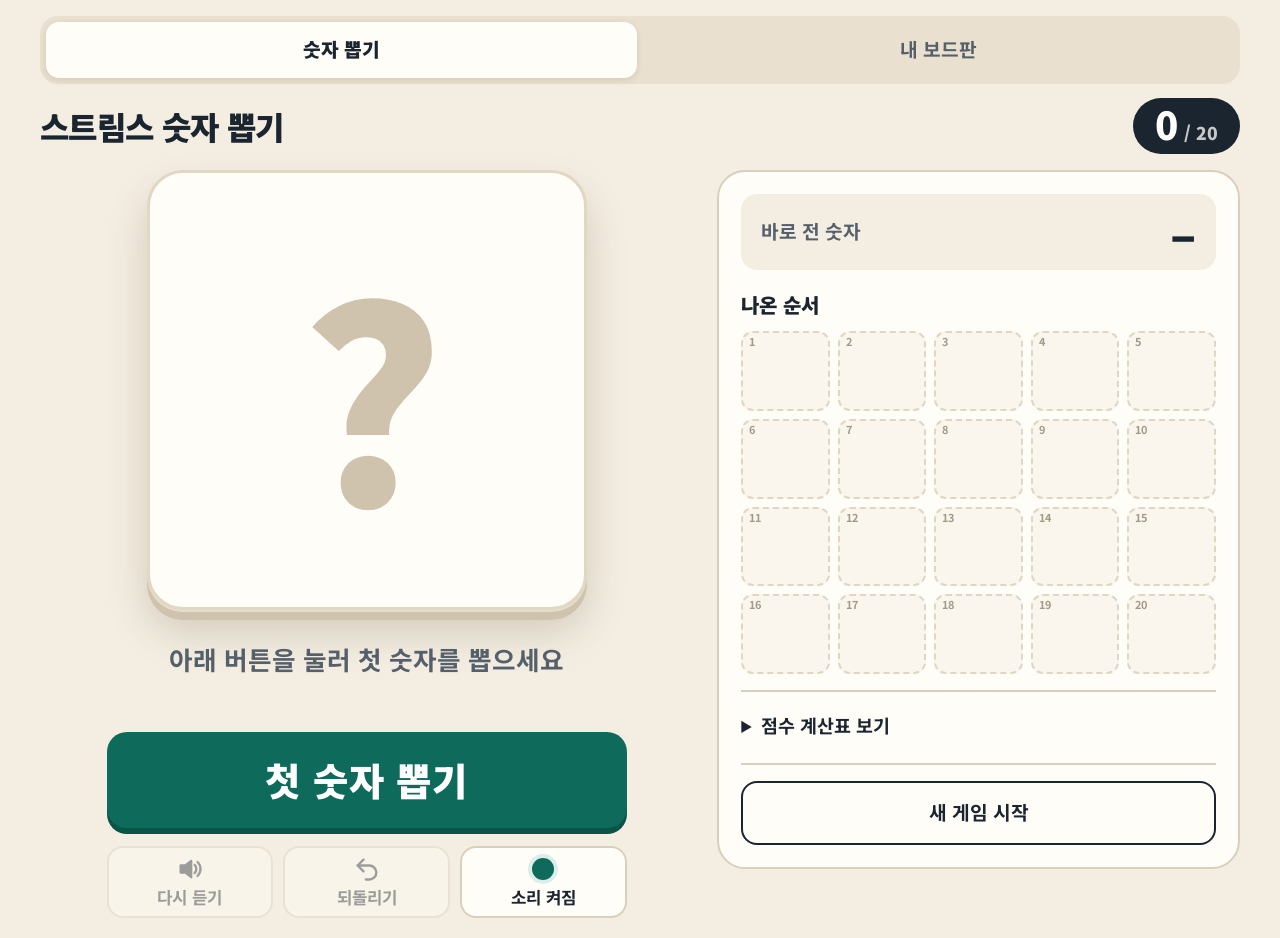
<file: index.html>
<!doctype html>
<html lang="ko">
<head>
  <meta charset="utf-8">
  <meta name="viewport" content="width=device-width, initial-scale=1, viewport-fit=cover">
  <title>스트림스 숫자 뽑기</title>
  <meta name="description" content="스트림스 보드게임 숫자 타일을 대신 뽑아주는 큰 글씨 웹앱">
  <meta name="theme-color" content="#F4EEE2">
  <link rel="icon" href="favicon.svg" type="image/svg+xml">
  <link rel="preconnect" href="https://fonts.googleapis.com">
  <link rel="preconnect" href="https://fonts.gstatic.com" crossorigin>
  <link href="https://fonts.googleapis.com/css2?family=Noto+Sans+KR:wght@500;700;900&display=swap" rel="stylesheet">
  <link rel="stylesheet" href="style.css">
</head>
<body>
  <nav class="tabs" aria-label="화면 이동">
    <a href="./" aria-current="page">숫자 뽑기</a>
    <a href="board.html">내 보드판</a>
  </nav>

  <header class="top">
    <h1>스트림스 숫자 뽑기</h1>
    <div class="round" aria-label="진행 상황">
      <span id="roundNow">0</span><span class="round-of">/ 20</span>
    </div>
  </header>

  <main class="stage">
    <section class="draw" aria-label="숫자 뽑기">
      <div id="tile" class="tile is-empty" role="status" aria-live="assertive">
        <span id="tileValue">?</span>
      </div>
      <p id="caption" class="caption">아래 버튼을 눌러 첫 숫자를 뽑으세요</p>

      <button id="drawBtn" class="btn-draw" type="button">숫자 뽑기</button>

      <div class="tools">
        <button id="speakBtn" class="btn-tool" type="button">
          <svg viewBox="0 0 24 24" aria-hidden="true"><path d="M4 9v6h4l5 4V5L8 9H4z"/><path d="M16 8.5a5 5 0 0 1 0 7M18.5 6a8.5 8.5 0 0 1 0 12" fill="none"/></svg>
          다시 듣기
        </button>
        <button id="undoBtn" class="btn-tool" type="button">
          <svg viewBox="0 0 24 24" aria-hidden="true"><path d="M9 14 4 9l5-5" fill="none"/><path d="M4 9h10a6 6 0 0 1 0 12h-3" fill="none"/></svg>
          되돌리기
        </button>
        <button id="voiceBtn" class="btn-tool" type="button" aria-pressed="true">
          <span class="dot" aria-hidden="true"></span>
          <span id="voiceLabel">소리 켜짐</span>
        </button>
      </div>
    </section>

    <aside class="side" aria-label="뽑은 숫자 기록">
      <div class="prev">
        <span class="prev-label">바로 전 숫자</span>
        <strong id="prevValue" class="prev-value">–</strong>
      </div>

      <h2>나온 순서</h2>
      <ol id="slots" class="slots"></ol>

      <details class="score">
        <summary>점수 계산표 보기</summary>
        <table>
          <thead><tr><th>이어진 칸</th><th>점수</th><th>이어진 칸</th><th>점수</th></tr></thead>
          <tbody id="scoreBody"></tbody>
        </table>
      </details>

      <div class="new-game">
        <button id="newBtn" class="btn-new" type="button">새 게임 시작</button>
        <div id="confirmNew" class="confirm" hidden>
          <p>지금 게임을 지우고 새로 시작할까요?</p>
          <div class="confirm-row">
            <button id="confirmYes" class="btn-yes" type="button">네, 새로 시작</button>
            <button id="confirmNo" class="btn-no" type="button">아니요</button>
          </div>
        </div>
      </div>
    </aside>
  </main>

  <script src="app.js"></script>
</body>
</html>
</file>
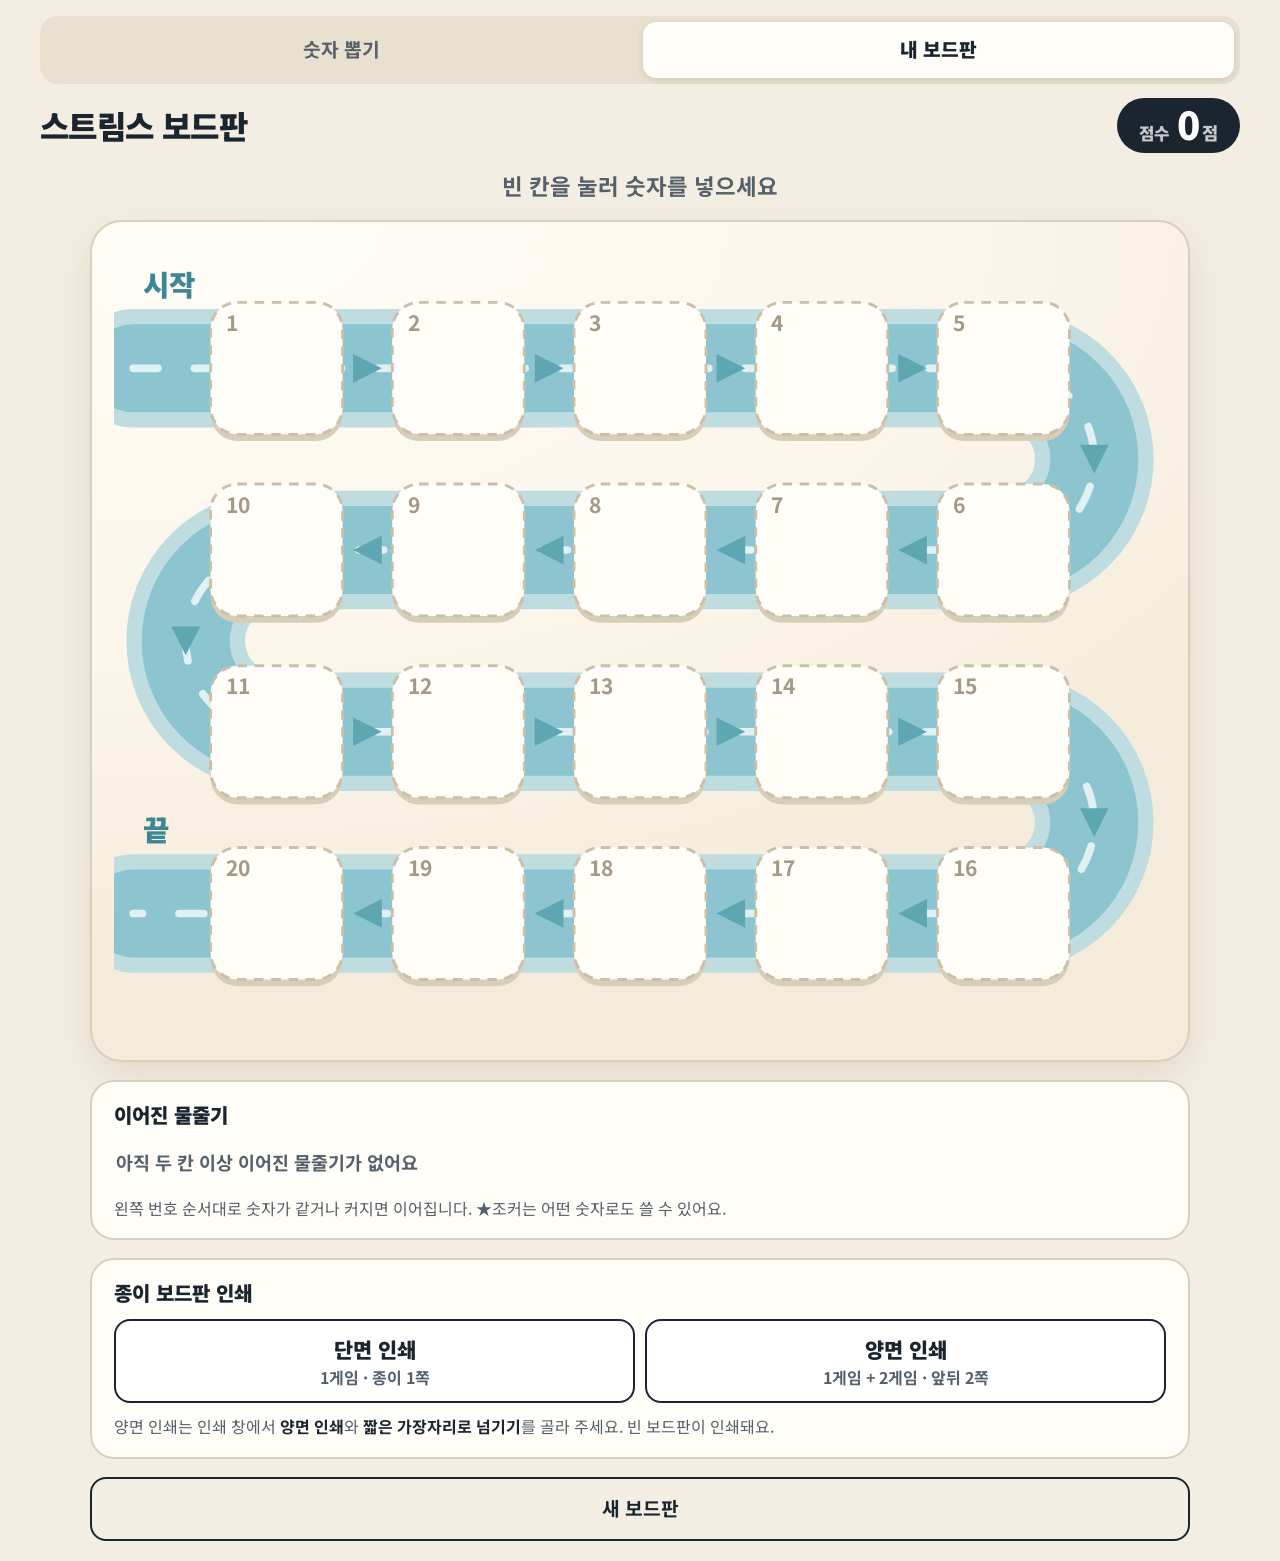
<file: board.html>
<!doctype html>
<html lang="ko">
<head>
  <meta charset="utf-8">
  <meta name="viewport" content="width=device-width, initial-scale=1, viewport-fit=cover">
  <title>스트림스 보드판</title>
  <meta name="description" content="스트림스 보드게임 점수판 — 칸을 눌러 숫자를 쓰면 점수가 자동으로 계산됩니다">
  <meta name="theme-color" content="#F4EEE2">
  <link rel="icon" href="favicon.svg" type="image/svg+xml">
  <link rel="preconnect" href="https://fonts.googleapis.com">
  <link rel="preconnect" href="https://fonts.gstatic.com" crossorigin>
  <link href="https://fonts.googleapis.com/css2?family=Noto+Sans+KR:wght@500;700;900&display=swap" rel="stylesheet">
  <link rel="stylesheet" href="style.css">
  <link rel="stylesheet" href="board.css">
</head>
<body>
  <nav class="tabs" aria-label="화면 이동">
    <a href="./">숫자 뽑기</a>
    <a href="board.html" aria-current="page">내 보드판</a>
  </nav>

  <header class="top">
    <h1>스트림스 보드판</h1>
    <div class="total" aria-live="polite">
      <span class="total-label">점수</span>
      <span id="totalScore">0</span>
    </div>
  </header>

  <main class="board-page">
    <p id="hint" class="hint">빈 칸을 눌러 숫자를 넣으세요</p>

    <div class="board-card">
      <svg id="board" class="board" role="group" aria-label="스트림스 보드판 20칸"></svg>
    </div>

    <section class="summary" aria-label="점수 내역">
      <h2>이어진 물줄기</h2>
      <ul id="runList" class="run-list"></ul>
      <p class="rule-note">왼쪽 번호 순서대로 숫자가 같거나 커지면 이어집니다. ★조커는 어떤 숫자로도 쓸 수 있어요.</p>
    </section>

    <section class="print-box" aria-labelledby="printTitle">
      <h2 id="printTitle">종이 보드판 인쇄</h2>
      <div class="print-choices">
        <button id="printSingle" class="print-choice" type="button">
          <strong>단면 인쇄</strong>
          <span>1게임 · 종이 1쪽</span>
        </button>
        <button id="printDouble" class="print-choice" type="button">
          <strong>양면 인쇄</strong>
          <span>1게임 + 2게임 · 앞뒤 2쪽</span>
        </button>
      </div>
      <p class="print-note">양면 인쇄는 인쇄 창에서 <b>양면 인쇄</b>와 <b>짧은 가장자리로 넘기기</b>를 골라 주세요. 빈 보드판이 인쇄돼요.</p>
    </section>

    <div class="board-actions">
      <div class="new-game">
        <button id="newBtn" class="btn-new" type="button">새 보드판</button>
        <div id="confirmNew" class="confirm" hidden>
          <p>적은 숫자를 모두 지울까요?</p>
          <div class="confirm-row">
            <button id="confirmYes" class="btn-yes" type="button">네, 지우기</button>
            <button id="confirmNo" class="btn-no" type="button">아니요</button>
          </div>
        </div>
      </div>
    </div>

  </main>

  <div id="printSheets" class="print-sheets" aria-hidden="true"></div>

  <div id="sheet" class="sheet" hidden>
    <div class="sheet-backdrop" data-close></div>
    <div class="sheet-panel" role="dialog" aria-modal="true" aria-labelledby="sheetTitle">
      <div class="sheet-head">
        <h2 id="sheetTitle">1번 칸</h2>
        <button class="sheet-close" type="button" data-close aria-label="닫기">닫기</button>
      </div>
      <button id="useDrawn" class="use-drawn" type="button" hidden>
        방금 뽑은 숫자 <strong id="drawnValue"></strong> 넣기
      </button>
      <div id="pad" class="pad"></div>
      <button id="clearSlot" class="clear-slot" type="button" hidden>이 칸 지우기</button>
    </div>
  </div>

  <script src="board.js"></script>
</body>
</html>
</file>
<file: style.css>
:root {
  --bg: #F4EEE2;
  --panel: #FFFDF8;
  --ink: #1B2530;
  --ink-soft: #55606B;
  --line: #D9CFBD;
  --accent: #0E6B5C;
  --accent-press: #0A5347;
  --accent-soft: #DCEEE9;
  --joker: #C98A12;
  --danger: #B3372B;
  --tile-shadow: 0 2px 0 #E7DDCB, 0 10px 0 #CFC3AD, 0 22px 40px rgba(60, 45, 20, .18);
  --radius: 20px;
  color-scheme: light;
}

* { box-sizing: border-box; }

html { -webkit-text-size-adjust: 100%; }

body {
  margin: 0;
  min-height: 100vh;
  min-height: 100dvh;
  background: var(--bg);
  color: var(--ink);
  font-family: "Noto Sans KR", "Apple SD Gothic Neo", "Malgun Gothic", system-ui, sans-serif;
  font-size: 20px;
  line-height: 1.45;
  padding: max(16px, env(safe-area-inset-top)) max(16px, env(safe-area-inset-right))
           max(20px, env(safe-area-inset-bottom)) max(16px, env(safe-area-inset-left));
  -webkit-tap-highlight-color: transparent;
}

button {
  font: inherit;
  color: inherit;
  cursor: pointer;
  touch-action: manipulation;
}

button:focus-visible,
summary:focus-visible {
  outline: 4px solid #F2B705;
  outline-offset: 3px;
}

/* ---------- 화면 이동 탭 ---------- */
.tabs {
  max-width: 1200px;
  margin: 0 auto 14px;
  display: grid;
  grid-template-columns: 1fr 1fr;
  gap: 6px;
  padding: 6px;
  background: #E9E0CF;
  border-radius: 18px;
}
.tabs a {
  display: flex;
  align-items: center;
  justify-content: center;
  min-height: 56px;
  border-radius: 13px;
  color: var(--ink-soft);
  font-size: 1.2rem;
  font-weight: 700;
  text-decoration: none;
}
.tabs a[aria-current="page"] {
  background: var(--panel);
  color: var(--ink);
  font-weight: 900;
  box-shadow: 0 2px 6px rgba(60, 45, 20, .12);
}
.tabs a:focus-visible { outline: 4px solid #F2B705; outline-offset: 2px; }

/* ---------- 상단 ---------- */
.top {
  max-width: 1200px;
  margin: 0 auto 16px;
  display: flex;
  align-items: center;
  justify-content: space-between;
  gap: 12px;
}

.top h1 {
  margin: 0;
  font-size: clamp(1.4rem, 3.2vw, 2rem);
  font-weight: 900;
  letter-spacing: -0.02em;
}

.round {
  display: flex;
  align-items: baseline;
  gap: 6px;
  background: var(--ink);
  color: #fff;
  border-radius: 999px;
  padding: 6px 22px 8px;
  font-weight: 900;
  white-space: nowrap;
}
#roundNow { font-size: clamp(1.8rem, 4vw, 2.4rem); line-height: 1; }
.round-of { font-size: 1.1rem; opacity: .75; }

/* ---------- 본문 배치 ---------- */
.stage {
  max-width: 1200px;
  margin: 0 auto;
  display: grid;
  grid-template-columns: minmax(0, 1.25fr) minmax(0, 1fr);
  gap: 24px;
  align-items: start;
}

@media (max-width: 860px) {
  .stage { grid-template-columns: 1fr; }
}

.draw {
  display: flex;
  flex-direction: column;
  align-items: center;
  gap: 18px;
}

/* ---------- 숫자 타일 ---------- */
.tile {
  width: min(100%, 440px, 52vh);
  aspect-ratio: 1;
  display: grid;
  place-items: center;
  background: var(--panel);
  border: 3px solid #E2D7C3;
  border-radius: 36px;
  box-shadow: var(--tile-shadow);
  margin-bottom: 12px;
}

#tileValue {
  font-size: clamp(7rem, min(30vw, 30vh), 17rem);
  font-weight: 900;
  line-height: 1;
  letter-spacing: -0.04em;
  font-variant-numeric: tabular-nums;
}

.tile.is-empty #tileValue { color: #CFC3AD; }
.tile.is-rolling #tileValue { color: #A9A092; }
.tile.is-joker { background: #FFF6DC; border-color: #EBCB7A; }
.tile.is-joker #tileValue { color: var(--joker); }

.tile.pop { animation: pop .45s cubic-bezier(.2, 1.4, .4, 1); }
@keyframes pop {
  0% { transform: scale(.82); }
  100% { transform: scale(1); }
}

.caption {
  margin: 0;
  min-height: 2.9em;
  text-align: center;
  font-size: clamp(1.25rem, 2.6vw, 1.6rem);
  font-weight: 700;
  color: var(--ink-soft);
}
.caption strong { color: var(--ink); }

/* ---------- 버튼 ---------- */
.btn-draw {
  width: min(100%, 520px);
  min-height: 96px;
  border: 0;
  border-radius: var(--radius);
  background: var(--accent);
  color: #fff;
  font-size: clamp(1.8rem, 4.5vw, 2.4rem);
  font-weight: 900;
  letter-spacing: 0.02em;
  box-shadow: 0 6px 0 var(--accent-press);
  transition: transform .08s, box-shadow .08s, background .2s;
}
.btn-draw:active:not(:disabled) {
  transform: translateY(5px);
  box-shadow: 0 1px 0 var(--accent-press);
}
.btn-draw:disabled {
  background: #9FB5AF;
  box-shadow: 0 6px 0 #86A09A;
  cursor: default;
}
.btn-draw.is-finished {
  background: var(--ink);
  box-shadow: 0 6px 0 #000;
}

.tools {
  width: min(100%, 520px);
  display: grid;
  grid-template-columns: repeat(3, 1fr);
  gap: 10px;
}

.btn-tool {
  min-height: 72px;
  display: flex;
  flex-direction: column;
  align-items: center;
  justify-content: center;
  gap: 2px;
  background: var(--panel);
  border: 2px solid var(--line);
  border-radius: 16px;
  font-size: 1.05rem;
  font-weight: 700;
  padding: 6px 4px;
}
.btn-tool:active:not(:disabled) { background: #EFE7D7; }
.btn-tool:disabled { opacity: .4; cursor: default; }
.btn-tool svg {
  width: 28px;
  height: 28px;
  fill: currentColor;
  stroke: currentColor;
  stroke-width: 2;
  stroke-linecap: round;
  stroke-linejoin: round;
}
.btn-tool .dot {
  width: 22px;
  height: 22px;
  margin: 3px 0;
  border-radius: 50%;
  background: var(--accent);
  box-shadow: 0 0 0 4px var(--accent-soft);
}
.btn-tool[aria-pressed="false"] .dot {
  background: #B5ADA0;
  box-shadow: 0 0 0 4px #ECE6DA;
}

/* ---------- 오른쪽 기록 ---------- */
.side {
  background: var(--panel);
  border: 2px solid var(--line);
  border-radius: 28px;
  padding: 22px;
  display: flex;
  flex-direction: column;
  gap: 16px;
}

.prev {
  display: flex;
  align-items: center;
  justify-content: space-between;
  background: var(--bg);
  border-radius: 16px;
  padding: 12px 20px;
}
.prev-label { font-size: 1.2rem; font-weight: 700; color: var(--ink-soft); }
.prev-value { font-size: 3rem; font-weight: 900; line-height: 1.1; }
.prev-value.is-joker { color: var(--joker); }

.side h2 {
  margin: 4px 0 -4px;
  font-size: 1.25rem;
  font-weight: 900;
}

.slots {
  list-style: none;
  margin: 0;
  padding: 0;
  display: grid;
  grid-template-columns: repeat(5, 1fr);
  gap: 8px;
}

.slots li {
  position: relative;
  aspect-ratio: 1 / 0.9;
  padding-top: 12px;
  display: grid;
  place-items: center;
  border-radius: 12px;
  background: #FAF6EE;
  border: 2px dashed #E0D6C4;
  font-size: clamp(1.5rem, 3.4vw, 2rem);
  font-weight: 900;
  font-variant-numeric: tabular-nums;
}
.slots li::before {
  content: attr(data-order);
  position: absolute;
  top: 2px;
  left: 6px;
  font-size: .68rem;
  line-height: 1.2;
  font-weight: 700;
  color: #A39985;
}
.slots li.is-filled {
  background: #fff;
  border: 2px solid #D5CAB5;
}
.slots li.is-joker { color: var(--joker); }
.slots li.is-latest {
  background: var(--accent);
  border-color: var(--accent);
  color: #fff;
}
.slots li.is-latest::before { color: rgba(255, 255, 255, .8); }

/* ---------- 점수표 ---------- */
.score {
  border-top: 2px solid var(--line);
  padding-top: 12px;
}
.score summary {
  font-size: 1.15rem;
  font-weight: 700;
  cursor: pointer;
  padding: 8px 0;
  list-style-position: inside;
}
.score table {
  width: 100%;
  border-collapse: collapse;
  margin-top: 8px;
  font-size: 1.05rem;
  text-align: center;
  font-variant-numeric: tabular-nums;
}
.score th {
  font-size: .9rem;
  color: var(--ink-soft);
  font-weight: 700;
  padding: 4px;
}
.score td { padding: 5px 4px; border-top: 1px solid #EEE6D8; }
.score td:nth-child(2n) { font-weight: 900; }
.score td:nth-child(3) { border-left: 2px solid var(--line); }

/* ---------- 새 게임 ---------- */
.new-game { border-top: 2px solid var(--line); padding-top: 16px; }

.btn-new {
  width: 100%;
  min-height: 64px;
  background: transparent;
  border: 2px solid var(--ink);
  border-radius: 16px;
  font-size: 1.2rem;
  font-weight: 700;
}
.btn-new:active { background: #EFE7D7; }

.confirm {
  background: #FDECEA;
  border: 2px solid #EDB8B1;
  border-radius: 16px;
  padding: 16px;
}
.confirm p { margin: 0 0 12px; font-weight: 700; font-size: 1.15rem; }
.confirm-row { display: grid; grid-template-columns: 1fr 1fr; gap: 10px; }
.btn-yes, .btn-no {
  min-height: 64px;
  border-radius: 14px;
  font-size: 1.1rem;
  font-weight: 700;
}
.btn-yes { background: var(--danger); color: #fff; border: 0; }
.btn-no { background: #fff; border: 2px solid var(--line); }

@media (prefers-reduced-motion: reduce) {
  .tile.pop { animation: none; }
  .btn-draw { transition: none; }
}
</file>
<file: board.css>
/* ---------- 상단 점수 ---------- */
.total {
  display: flex;
  align-items: baseline;
  gap: 8px;
  background: var(--ink);
  color: #fff;
  border-radius: 999px;
  padding: 6px 22px 8px;
  font-weight: 900;
  white-space: nowrap;
}
.total-label { font-size: 1.05rem; opacity: .75; }
#totalScore { font-size: clamp(1.8rem, 4vw, 2.4rem); line-height: 1; font-variant-numeric: tabular-nums; }
#totalScore::after { content: "점"; font-size: 1.1rem; margin-left: 2px; opacity: .75; }

/* ---------- 본문 ---------- */
.board-page {
  max-width: 1100px;
  margin: 0 auto;
  display: flex;
  flex-direction: column;
  gap: 18px;
}

.hint {
  margin: 0;
  text-align: center;
  font-size: clamp(1.15rem, 2.4vw, 1.4rem);
  font-weight: 700;
  color: var(--ink-soft);
}

.board-card {
  background:
    radial-gradient(120% 90% at 10% 0%, #FFFDF8 0%, #FBF5EA 60%, #F5EBDA 100%);
  border: 2px solid var(--line);
  border-radius: 32px;
  padding: clamp(8px, 2vw, 22px);
  box-shadow: 0 14px 40px rgba(60, 45, 20, .10);
}

.board {
  display: block;
  width: 100%;
  height: auto;
  font-family: "Noto Sans KR", "Apple SD Gothic Neo", "Malgun Gothic", system-ui, sans-serif;
  -webkit-user-select: none;
  user-select: none;
}

/* 물줄기 */
.river-bank { fill: none; stroke: #BFDCE0; stroke-linecap: round; stroke-linejoin: round; }
.river-water { fill: none; stroke: #8CC5CF; stroke-linecap: round; stroke-linejoin: round; }
.river-shine { fill: none; stroke: #EAF6F7; stroke-linecap: round; stroke-dasharray: 26 38; opacity: .9; }
.flow-arrow { fill: #5FA6B3; }
.river-label { font-size: 30px; font-weight: 900; fill: #3D8795; }

/* 칸 */
.slot { cursor: pointer; outline: none; }
.slot-shadow { fill: #D8CDB8; }
.slot-box {
  fill: #FFFFFF;
  stroke: #CBBFA8;
  stroke-width: 3;
  transition: fill .2s, stroke .2s;
}
.slot-order { font-size: 22px; font-weight: 700; fill: #A39985; }
.slot-value {
  font-size: 68px;
  font-weight: 900;
  fill: var(--ink);
  font-variant-numeric: tabular-nums;
  letter-spacing: -2px;
}
.slot-value.is-joker { fill: var(--joker); font-size: 64px; }
.slot.is-empty .slot-box { fill: #FFFDF8; stroke-dasharray: 10 8; }
.slot:hover .slot-box { stroke: var(--accent); }
.slot.is-selected .slot-box,
.slot:focus-visible .slot-box { stroke: var(--accent); stroke-width: 7; stroke-dasharray: none; }
.slot.is-selected .slot-shadow { fill: var(--accent); }

.slot.run-0 .slot-box { fill: #D5EFE7; stroke: #6DB7A3; }
.slot.run-1 .slot-box { fill: #FDE7C8; stroke: #E0A860; }
.slot.run-2 .slot-box { fill: #DDE5FA; stroke: #8199DB; }
.slot.run-3 .slot-box { fill: #F9DCE4; stroke: #D98AA0; }

.run-badge rect { fill: var(--ink); }
.run-badge text { font-size: 24px; font-weight: 900; fill: #fff; }

/* ---------- 점수 내역 ---------- */
.summary {
  background: var(--panel);
  border: 2px solid var(--line);
  border-radius: 24px;
  padding: 18px 22px;
}
.summary h2 { margin: 0 0 10px; font-size: 1.25rem; font-weight: 900; }
.run-list {
  list-style: none;
  margin: 0;
  padding: 0;
  display: flex;
  flex-wrap: wrap;
  gap: 10px;
}
.run-list li {
  display: flex;
  align-items: center;
  gap: 8px;
  padding: 8px 14px;
  border-radius: 14px;
  border: 2px solid transparent;
  font-size: 1.15rem;
  font-weight: 700;
}
.run-list li strong { font-size: 1.35rem; font-weight: 900; }
.run-list li.run-0 { background: #D5EFE7; border-color: #6DB7A3; }
.run-list li.run-1 { background: #FDE7C8; border-color: #E0A860; }
.run-list li.run-2 { background: #DDE5FA; border-color: #8199DB; }
.run-list li.run-3 { background: #F9DCE4; border-color: #D98AA0; }
.run-list li.empty { color: var(--ink-soft); padding-left: 0; }
.rule-note { margin: 12px 0 0; font-size: 1rem; color: var(--ink-soft); }

.board-actions .new-game { border-top: 0; padding-top: 0; }

/* ---------- 인쇄 선택 ---------- */
.print-box {
  background: var(--panel);
  border: 2px solid var(--line);
  border-radius: 24px;
  padding: 18px 22px;
}
.print-box h2 { margin: 0 0 12px; font-size: 1.25rem; font-weight: 900; }
.print-choices {
  display: grid;
  grid-template-columns: 1fr 1fr;
  gap: 10px;
}
@media (max-width: 520px) { .print-choices { grid-template-columns: 1fr; } }
.print-choice {
  min-height: 84px;
  display: flex;
  flex-direction: column;
  align-items: center;
  justify-content: center;
  gap: 2px;
  background: #fff;
  border: 2px solid var(--ink);
  border-radius: 16px;
  padding: 10px;
}
.print-choice strong { font-size: 1.3rem; font-weight: 900; }
.print-choice span { font-size: 1rem; color: var(--ink-soft); font-weight: 700; }
.print-choice:active { background: #EFE7D7; }
.print-note { margin: 12px 0 0; font-size: 1rem; color: var(--ink-soft); }
.print-note b { color: var(--ink); }

.print-sheets { display: none; }

/* ---------- 숫자 고르기 판 ---------- */
.sheet { position: fixed; inset: 0; z-index: 20; }
.sheet-backdrop { position: absolute; inset: 0; background: rgba(27, 37, 48, .45); }
.sheet-panel {
  position: absolute;
  left: 50%;
  bottom: 0;
  transform: translateX(-50%);
  width: min(100%, 720px);
  max-height: 88vh;
  overflow-y: auto;
  background: var(--panel);
  border-radius: 28px 28px 0 0;
  padding: 20px 18px calc(20px + env(safe-area-inset-bottom, 0px));
  box-shadow: 0 -10px 40px rgba(0, 0, 0, .2);
  animation: sheet-up .22s ease-out;
}
@keyframes sheet-up { from { transform: translate(-50%, 30px); opacity: 0; } }
@media (prefers-reduced-motion: reduce) { .sheet-panel { animation: none; } }

.sheet-head {
  display: flex;
  align-items: center;
  justify-content: space-between;
  margin-bottom: 14px;
}
.sheet-head h2 { margin: 0; font-size: 1.5rem; font-weight: 900; }
.sheet-close {
  min-height: 52px;
  padding: 0 20px;
  border-radius: 14px;
  border: 2px solid var(--line);
  background: #fff;
  font-weight: 700;
  font-size: 1.1rem;
}

.use-drawn {
  width: 100%;
  min-height: 76px;
  margin-bottom: 14px;
  border: 0;
  border-radius: 18px;
  background: var(--accent);
  color: #fff;
  font-size: 1.35rem;
  font-weight: 700;
  box-shadow: 0 5px 0 var(--accent-press);
}
.use-drawn strong { font-size: 2rem; font-weight: 900; margin: 0 4px; vertical-align: -2px; }
.use-drawn:active { transform: translateY(4px); box-shadow: 0 1px 0 var(--accent-press); }

.pad {
  display: grid;
  grid-template-columns: repeat(6, 1fr);
  gap: 8px;
}
@media (min-width: 600px) { .pad { grid-template-columns: repeat(8, 1fr); } }

.pad button {
  min-height: 62px;
  border-radius: 14px;
  border: 2px solid var(--line);
  background: #fff;
  font-size: 1.6rem;
  font-weight: 900;
  font-variant-numeric: tabular-nums;
}
.pad button:active:not(:disabled) { background: var(--accent-soft); border-color: var(--accent); }
.pad button.is-current { background: var(--accent-soft); border-color: var(--accent); }
.pad button.is-joker { color: var(--joker); }
.pad button:disabled { opacity: .25; cursor: default; }

.clear-slot {
  width: 100%;
  min-height: 60px;
  margin-top: 14px;
  border-radius: 14px;
  border: 2px solid #EDB8B1;
  background: #FDECEA;
  color: var(--danger);
  font-size: 1.15rem;
  font-weight: 700;
}

/* ---------- 인쇄 ---------- */
@media print {
  @page { size: A4 landscape; margin: 12mm; }
  body { background: #fff; padding: 0; font-size: 12pt; }
  .tabs, .top, .board-page, .sheet { display: none !important; }

  .print-sheets { display: block; }
  body[data-print="single"] .print-sheet:nth-child(n + 2) { display: none; }
  .print-sheet { break-after: page; }
  .print-sheet:last-child,
  body[data-print="single"] .print-sheet:first-child { break-after: auto; }

  /* A4 가로 한 장(273×186mm 인쇄 영역)에 제목·보드판·점수표가 함께 들어가도록 높이를 정한다 */
  .print-head {
    display: flex;
    align-items: center;
    justify-content: space-between;
    margin-bottom: 4mm;
  }
  .print-head h2 { margin: 0; font-size: 18pt; font-weight: 900; }
  .game-no {
    margin-left: 3mm;
    padding: 0.5mm 4mm;
    border: 2px solid var(--ink);
    border-radius: 99px;
    font-size: 13pt;
  }
  .fill-in { display: flex; align-items: flex-end; gap: 3mm; font-size: 13pt; font-weight: 700; }
  .fill-in i { width: 45mm; height: 8mm; border-bottom: 2px solid var(--ink); }
  .fill-in i.short { width: 25mm; }

  .board-card {
    box-shadow: none; background: #fff; border-color: #999; border-radius: 6mm;
    padding: 3mm; break-inside: avoid;
  }
  .board { width: auto; height: 132mm; max-width: 100%; margin: 0 auto; }
  .river-bank { stroke: #D6E9EC; }
  .river-water { stroke: #BFE0E6; }
  .river-shine { display: none; }

  .print-scores {
    width: 100%;
    margin-top: 4mm;
    break-inside: avoid;
    border-collapse: collapse;
    text-align: center;
    font-size: 11pt;
  }
  .print-scores td { border: 1px solid #999; padding: 2mm 1mm; }
  .print-scores tr:first-child td { font-weight: 700; background: #F4F4F4; }
}
</file>
